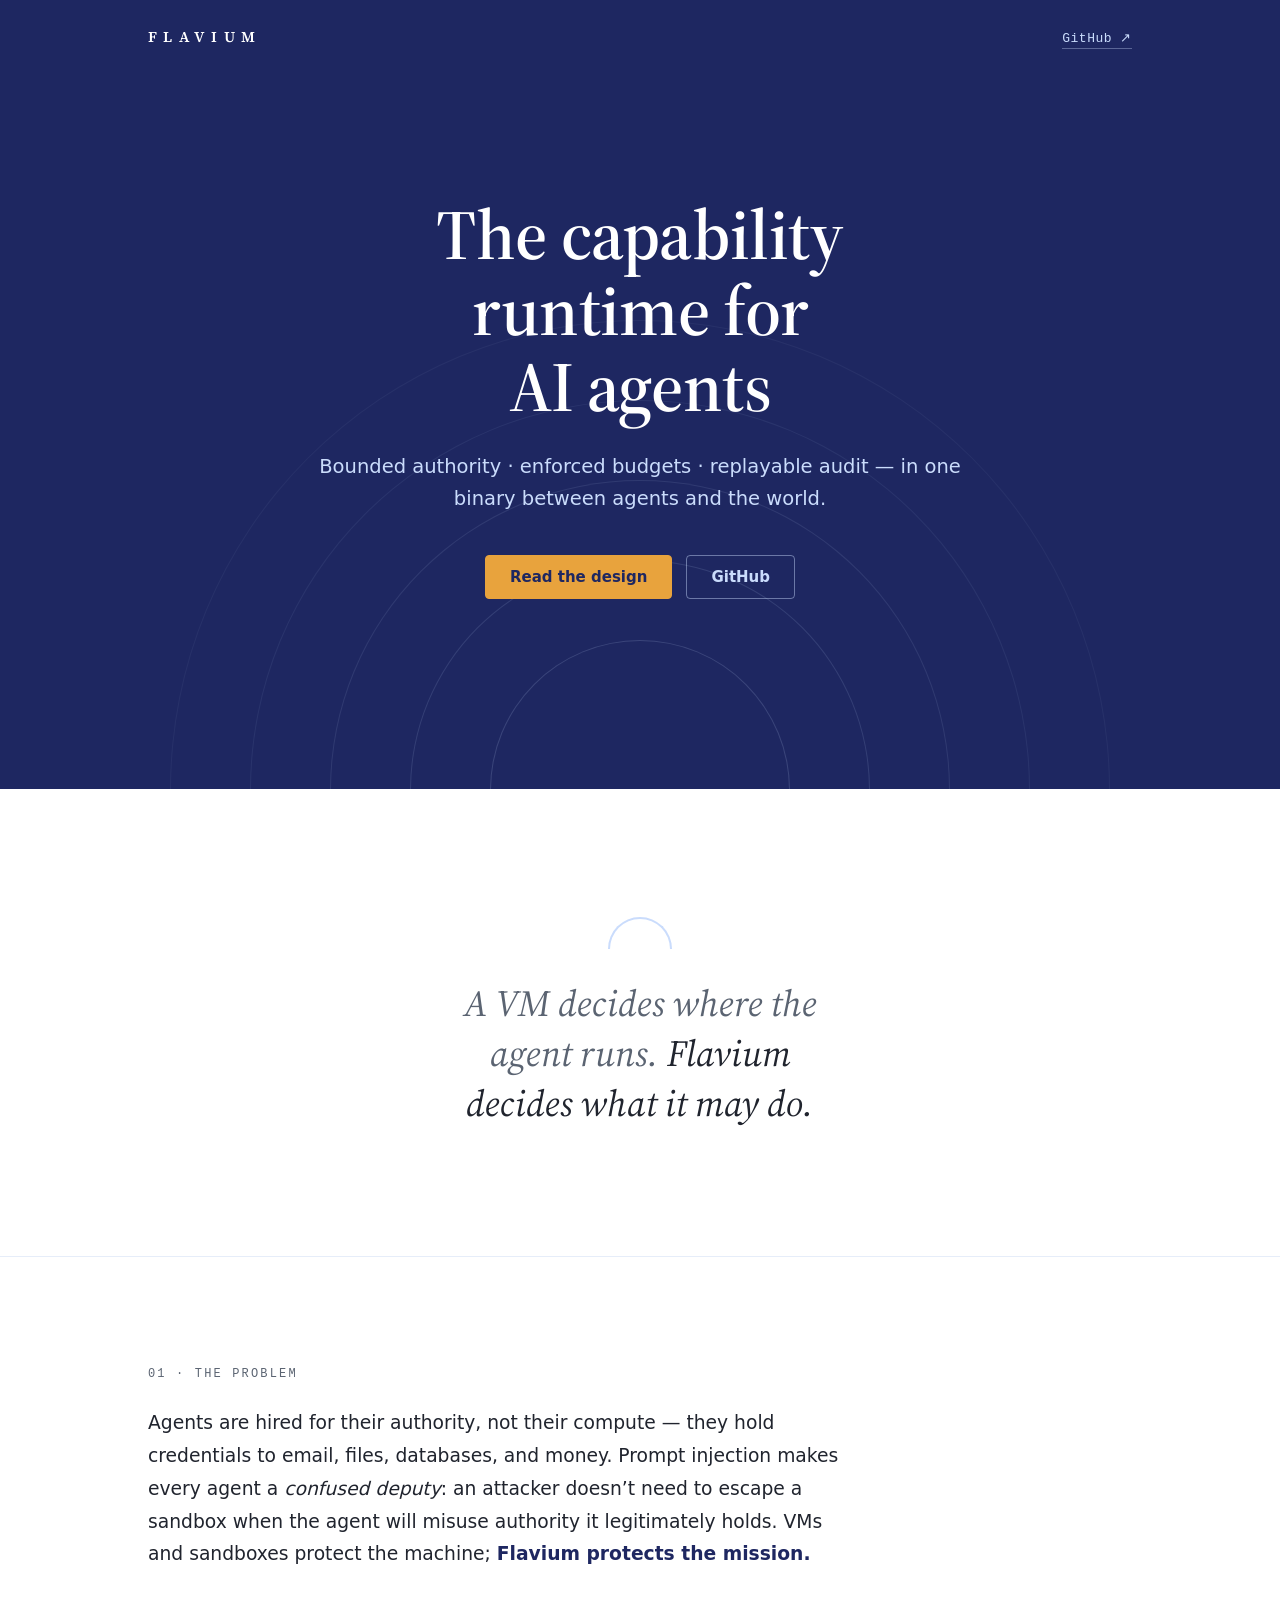
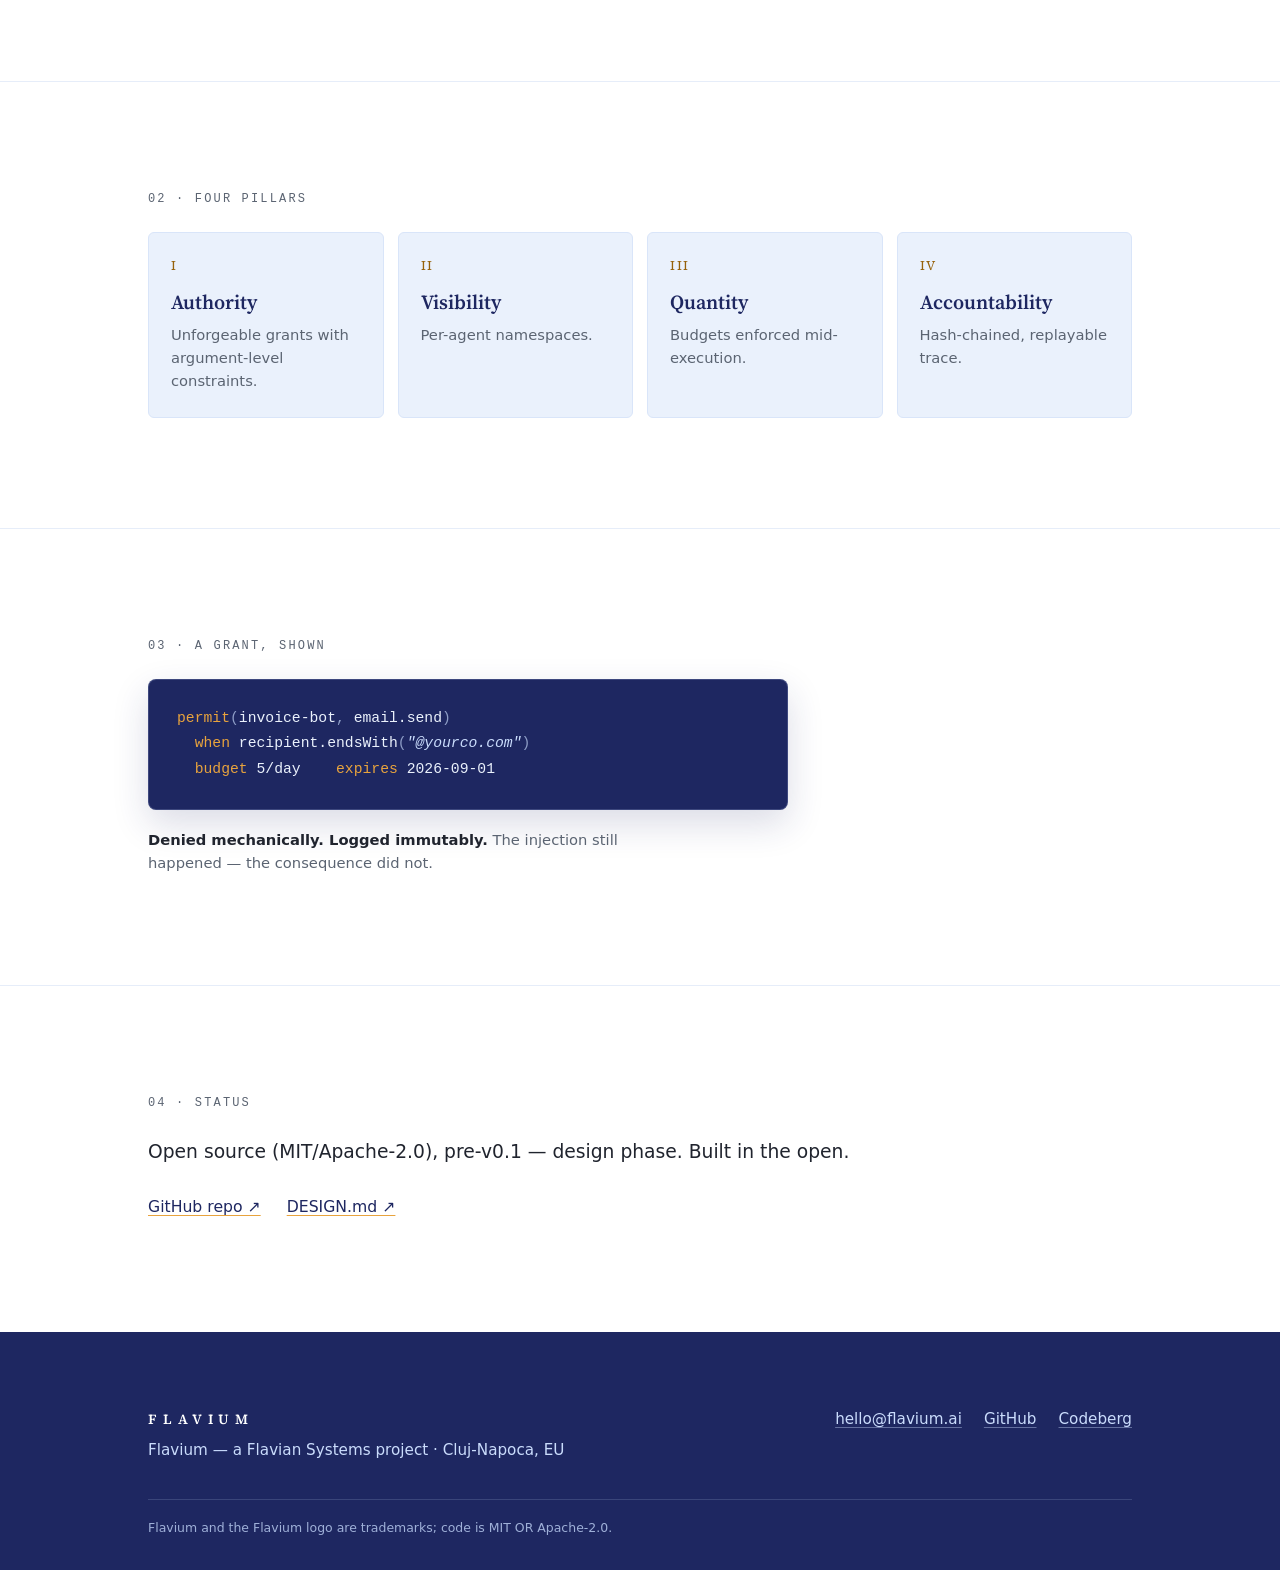
<file: index.html>
<!doctype html>
<html lang="en">
<head>
  <meta charset="utf-8">
  <meta name="viewport" content="width=device-width, initial-scale=1">

  <title>Flavium — the capability runtime for AI agents</title>
  <meta name="description" content="Flavium is a capability runtime for AI agents: bounded authority, enforced budgets, and a replayable audit trail, in one binary between agents and the world.">
  <link rel="canonical" href="https://flavium.ai/">
  <meta name="theme-color" content="#1e2761">

  <meta property="og:type" content="website">
  <meta property="og:site_name" content="Flavium">
  <meta property="og:url" content="https://flavium.ai/">
  <meta property="og:title" content="Flavium — the capability runtime for AI agents">
  <meta property="og:description" content="Bounded authority, enforced budgets, and a replayable audit trail — in one binary between agents and the world.">
  <meta property="og:image" content="https://flavium.ai/og.png">
  <meta property="og:image:width" content="1200">
  <meta property="og:image:height" content="630">
  <meta property="og:image:alt" content="Flavium wordmark and the tagline “The capability runtime for AI agents” over concentric arena arches.">
  <meta name="twitter:card" content="summary_large_image">
  <meta name="twitter:title" content="Flavium — the capability runtime for AI agents">
  <meta name="twitter:description" content="Bounded authority, enforced budgets, and a replayable audit trail — in one binary between agents and the world.">
  <meta name="twitter:image" content="https://flavium.ai/og.png">

  <link rel="icon" href="favicon.svg" type="image/svg+xml">
  <link rel="icon" href="favicon.ico" sizes="32x32">
  <link rel="apple-touch-icon" href="apple-touch-icon.png">

  <link rel="preload" href="fonts/source-serif-4-roman.woff2" as="font" type="font/woff2" crossorigin>
  <link rel="preload" href="fonts/source-serif-4-italic.woff2" as="font" type="font/woff2" crossorigin>
  <link rel="stylesheet" href="styles.css">
</head>
<body>

  <header class="hero">
    <div class="wrap hero-top">
      <span class="wordmark">FLAVIUM</span>
      <a href="https://github.com/flavian-systems/flavium">GitHub ↗</a>
    </div>

    <div class="wrap hero-main">
      <h1>The capability runtime for AI agents</h1>
      <p class="hero-sub">Bounded authority · enforced budgets · replayable audit — in one binary between agents and the world.</p>
      <div class="hero-cta">
        <a class="btn btn-primary" href="https://github.com/flavian-systems/flavium/blob/main/DESIGN.md">Read the design</a>
        <a class="btn btn-ghost" href="https://github.com/flavian-systems/flavium">GitHub</a>
      </div>
    </div>

    <div class="arches" aria-hidden="true">
      <span></span><span></span><span></span><span></span><span></span>
    </div>
  </header>

  <main>
    <section class="hook">
      <div class="hook-arch" aria-hidden="true"></div>
      <p><span class="dim">A VM decides where the agent runs.</span> Flavium decides what it may do.</p>
    </section>

    <section class="band">
      <div class="wrap">
        <h2 class="kicker">01 · The problem</h2>
        <p class="prose">Agents are hired for their authority, not their compute — they hold credentials to email, files, databases, and money. Prompt injection makes every agent a <em>confused deputy</em>: an attacker doesn’t need to escape a sandbox when the agent will misuse authority it legitimately holds. VMs and sandboxes protect the machine; <strong>Flavium protects the mission.</strong></p>
      </div>
    </section>

    <section class="band">
      <div class="wrap">
        <h2 class="kicker">02 · Four pillars</h2>
        <div class="pillars">
          <div class="pillar">
            <div class="pillar-numeral" aria-hidden="true">I</div>
            <h3>Authority</h3>
            <p>Unforgeable grants with argument-level constraints.</p>
          </div>
          <div class="pillar">
            <div class="pillar-numeral" aria-hidden="true">II</div>
            <h3>Visibility</h3>
            <p>Per-agent namespaces.</p>
          </div>
          <div class="pillar">
            <div class="pillar-numeral" aria-hidden="true">III</div>
            <h3>Quantity</h3>
            <p>Budgets enforced mid-execution.</p>
          </div>
          <div class="pillar">
            <div class="pillar-numeral" aria-hidden="true">IV</div>
            <h3>Accountability</h3>
            <p>Hash-chained, replayable trace.</p>
          </div>
        </div>
      </div>
    </section>

    <section class="band">
      <div class="wrap">
        <h2 class="kicker">03 · A grant, shown</h2>
        <figure class="grant">
          <div class="grant-card" role="region" aria-label="Example grant" tabindex="0">
            <pre><code><span class="k">permit</span><span class="p">(</span>invoice-bot<span class="p">,</span> email.send<span class="p">)</span>
  <span class="k">when</span> recipient.endsWith<span class="p">(</span><span class="s">"@yourco.com"</span><span class="p">)</span>
  <span class="k">budget</span> 5/day    <span class="k">expires</span> 2026-09-01</code></pre>
          </div>
          <figcaption class="grant-caption"><strong>Denied mechanically. Logged immutably.</strong> The injection still happened — the consequence did not.</figcaption>
        </figure>
      </div>
    </section>

    <section class="band">
      <div class="wrap">
        <h2 class="kicker">04 · Status</h2>
        <p class="prose">Open source (MIT/Apache-2.0), pre-v0.1 — design phase. Built in the open.</p>
        <div class="status-links">
          <a href="https://github.com/flavian-systems/flavium">GitHub repo ↗</a>
          <a href="https://github.com/flavian-systems/flavium/blob/main/DESIGN.md">DESIGN.md ↗</a>
        </div>
      </div>
    </section>
  </main>

  <footer class="footer">
    <div class="wrap">
      <div class="footer-cols">
        <div>
          <span class="wordmark">FLAVIUM</span>
          <p class="footer-tag">Flavium — a Flavian Systems project · Cluj-Napoca, EU</p>
        </div>
        <nav class="footer-links" aria-label="Footer">
          <a href="mailto:hello@flavium.ai">hello@flavium.ai</a>
          <a href="https://github.com/flavian-systems/flavium">GitHub</a>
          <a href="https://codeberg.org/flavian-systems/flavium">Codeberg</a>
        </nav>
      </div>
      <div class="footer-legal">
        <p>Flavium and the Flavium logo are trademarks; code is MIT OR Apache-2.0.</p>
      </div>
    </div>
  </footer>

</body>
</html>
</file>
<file: styles.css>
/* ==========================================================================
   flavium.ai — landing + 404
   Palette and type ramp transcribed from the design comp.
   ========================================================================== */

/* --------------------------------------------------------------------------
   Fonts. Self-hosted Source Serif 4 latin subsets, variable (opsz 8–60 so
   optical sizing tracks from the 13px numerals up to the display headline;
   roman also carries wght 400–600). The -fallback faces are metric-adjusted
   Georgia so a late swap doesn't shift layout.
   -------------------------------------------------------------------------- */
@font-face {
  font-family: "Source Serif 4";
  font-style: normal;
  font-weight: 400 600;
  font-display: swap;
  src: url("fonts/source-serif-4-roman.woff2") format("woff2");
}

@font-face {
  font-family: "Source Serif 4";
  font-style: italic;
  font-weight: 400;
  font-display: swap;
  src: url("fonts/source-serif-4-italic.woff2") format("woff2");
}

@font-face {
  font-family: "source-serif-fallback";
  font-style: normal;
  src: local("Georgia");
  size-adjust: 100.92%;
  ascent-override: 102.65%;
  descent-override: 33.19%;
  line-gap-override: 0%;
}

@font-face {
  font-family: "source-serif-fallback";
  font-style: italic;
  src: local("Georgia Italic"), local("Georgia-Italic");
  size-adjust: 93.13%;
  ascent-override: 111.25%;
  descent-override: 35.97%;
  line-gap-override: 0%;
}

/* ----------------------------------------------------------- tokens ------ */
:root {
  color-scheme: light;

  --navy: #1e2761;
  --ink: #20242e;
  --muted: #5b6472;
  --ice: #cadcfc;
  --ice-tint: #eaf1fc;
  --ice-line: #d9e5f9;
  --hairline: #e6edf9;
  --amber: #e8a33d;
  --bronze: #96610a; /* amber deepened to hold 4.5:1 on the ice-tint cards */
  --footer-dim: #9fb0d8;

  --serif: "Source Serif 4", "source-serif-fallback", Georgia, serif;
  --sans: system-ui, -apple-system, "Segoe UI", Helvetica, Arial, sans-serif;
  --mono: ui-monospace, "SF Mono", Menlo, Consolas, monospace;

  --gutter: clamp(20px, 5vw, 48px);
}

/* ------------------------------------------------------------- base ------ */
*,
*::before,
*::after {
  box-sizing: border-box;
}

body {
  margin: 0;
  background: #fff;
  color: var(--ink);
  font-family: var(--sans);
  -webkit-font-smoothing: antialiased;
  text-rendering: optimizeLegibility;
}

h1,
h2,
h3,
p,
figure {
  margin: 0;
}

a {
  color: var(--navy);
  text-decoration: underline;
  text-decoration-color: var(--amber);
  text-decoration-thickness: 1px;
  text-underline-offset: 3px;
}

a:hover {
  color: var(--ink);
  text-decoration-thickness: 2px;
}

:focus-visible {
  outline: 2px solid var(--amber);
  outline-offset: 3px;
  border-radius: 2px;
}

::selection {
  background: var(--ice);
  color: var(--navy);
}

.wrap {
  max-width: 1080px;
  margin-inline: auto;
  padding-inline: var(--gutter);
}

.wordmark {
  font-family: var(--serif);
  font-weight: 600;
  font-size: 15px;
  letter-spacing: 0.42em;
  margin-right: -0.42em; /* re-center: tracking adds a trailing gap */
  color: #fff;
}

/* ------------------------------------------------------------- hero ------ */
.hero {
  position: relative;
  overflow: hidden;
  background: var(--navy);
  color: #fff;
}

.hero-top {
  display: flex;
  align-items: baseline;
  justify-content: space-between;
  gap: 16px;
  padding-top: 26px;
  position: relative;
  z-index: 1;
}

.hero-top a {
  font-family: var(--mono);
  font-size: 13px;
  letter-spacing: 0.04em;
  color: var(--ice);
  text-decoration: none;
  border-bottom: 1px solid rgb(202 220 252 / 35%);
  padding-bottom: 2px;
}

.hero-top a:hover {
  color: var(--ice);
  border-bottom-color: var(--ice);
}

.hero-main {
  padding-block: clamp(80px, 13vw, 148px) clamp(120px, 16vw, 190px);
  text-align: center;
  position: relative;
  z-index: 1;
}

.hero h1 {
  font-family: var(--serif);
  font-weight: 600;
  font-size: clamp(2.4rem, 6.5vw, 4.4rem);
  line-height: 1.08;
  letter-spacing: -0.01em;
  max-width: 17ch;
  margin-inline: auto;
  text-wrap: balance;
}

.hero-sub {
  color: var(--ice);
  font-size: clamp(1.02rem, 2vw, 1.22rem);
  line-height: 1.65;
  max-width: 56ch;
  margin: 26px auto 0;
  text-wrap: pretty;
}

.hero-cta {
  display: flex;
  flex-wrap: wrap;
  justify-content: center;
  gap: 14px;
  margin-top: 40px;
}

.btn {
  display: inline-flex;
  align-items: center;
  padding: 12px 24px;
  border-radius: 4px;
  font-weight: 600;
  font-size: 15px;
  text-decoration: none;
  transition: background-color 120ms ease, border-color 120ms ease;
}

.btn-primary {
  background: var(--amber);
  border: 1px solid var(--amber);
  color: var(--navy);
}

.btn-primary:hover {
  background: #dde9fd;
  border-color: #dde9fd;
  color: var(--navy);
}

.btn-ghost {
  background: transparent;
  border: 1px solid rgb(202 220 252 / 45%);
  color: var(--ice);
}

.btn-ghost:hover {
  background: rgb(202 220 252 / 7%);
  border-color: var(--ice);
  color: var(--ice);
}

/* Concentric arena arches rising behind the hero / 404 (decorative). */
.arches {
  position: absolute;
  inset: 0;
  pointer-events: none;
}

.arches span {
  position: absolute;
  bottom: -1px;
  left: 50%;
  transform: translateX(-50%);
  width: var(--w);
  height: calc(var(--w) / 2);
  border: 1px solid rgb(202 220 252 / var(--o));
  border-bottom: none;
  border-radius: var(--w) var(--w) 0 0;
}

.arches span:nth-child(1) { --w: 300px; --o: 16%; }
.arches span:nth-child(2) { --w: 460px; --o: 13%; }
.arches span:nth-child(3) { --w: 620px; --o: 10%; }
.arches span:nth-child(4) { --w: 780px; --o: 7%; }
.arches span:nth-child(5) { --w: 940px; --o: 5%; }

/* ------------------------------------------------------------- hook ------ */
.hook {
  padding: clamp(72px, 11vw, 128px) var(--gutter);
  text-align: center;
}

.hook-arch {
  width: 64px;
  height: 32px;
  margin: 0 auto 30px;
  border: 2px solid var(--ice);
  border-bottom: none;
  border-radius: 64px 64px 0 0;
}

.hook p {
  font-family: var(--serif);
  font-style: italic;
  font-size: clamp(1.45rem, 3.4vw, 2.3rem);
  line-height: 1.35;
  max-width: 26ch;
  margin-inline: auto;
  text-wrap: balance;
}

.hook .dim {
  color: var(--muted);
}

/* ------------------------------------------------- numbered sections ----- */
.band {
  border-top: 1px solid var(--hairline);
  padding-block: clamp(64px, 9vw, 110px);
}

.kicker {
  font-family: var(--mono);
  font-weight: 400;
  font-size: 12px;
  letter-spacing: 0.18em;
  text-transform: uppercase;
  color: var(--muted);
  margin-bottom: 26px;
}

.prose {
  max-width: 60ch;
  font-size: clamp(1.05rem, 1.6vw, 1.17rem);
  line-height: 1.75;
  text-wrap: pretty;
}

.prose strong {
  font-weight: 600;
  color: var(--navy);
}

/* ---------------------------------------------------------- pillars ------ */
.pillars {
  display: grid;
  grid-template-columns: repeat(4, 1fr);
  gap: 14px;
}

.pillar {
  background: var(--ice-tint);
  border: 1px solid var(--ice-line);
  border-radius: 6px;
  padding: 24px 22px;
}

.pillar-numeral {
  font-family: var(--serif);
  font-size: 13px;
  letter-spacing: 0.12em;
  color: var(--bronze);
  margin-bottom: 14px;
}

.pillar h3 {
  font-family: var(--serif);
  font-weight: 600;
  font-size: 1.25rem;
  color: var(--navy);
  margin-bottom: 8px;
}

.pillar p {
  font-size: 0.92rem;
  line-height: 1.55;
  color: var(--muted);
}

@media (max-width: 960px) {
  .pillars {
    grid-template-columns: 1fr 1fr;
  }
}

@media (max-width: 520px) {
  .pillars {
    grid-template-columns: 1fr;
  }
}

/* ------------------------------------------------------------ grant ------ */
.grant {
  max-width: 640px;
}

.grant-card {
  background: var(--navy);
  border: 1px solid rgb(202 220 252 / 18%);
  border-radius: 8px;
  padding: 26px 28px;
  box-shadow: 0 14px 36px rgb(30 39 97 / 16%);
  overflow-x: auto;
}

.grant-card pre {
  margin: 0;
  font-family: var(--mono);
  font-size: clamp(0.8rem, 2.6vw, 0.92rem);
  line-height: 1.75;
  color: var(--ice-tint);
}

.grant-card .k { color: var(--amber); }
.grant-card .p { color: rgb(202 220 252 / 65%); } /* comp: 55% — raised to clear 4.5:1 on navy */
.grant-card .s { color: var(--ice); font-style: italic; }

.grant-caption {
  margin-top: 18px;
  max-width: 54ch;
  font-size: 0.92rem;
  line-height: 1.6;
  color: var(--muted);
}

.grant-caption strong {
  font-weight: 600;
  color: var(--ink);
}

/* ----------------------------------------------------------- status ------ */
.status-links {
  display: flex;
  flex-wrap: wrap;
  gap: 26px;
  margin-top: 22px;
  font-size: 0.98rem;
}

.status-links a {
  padding-block: 6px; /* touch target; vertical padding on inline links is layout-neutral */
}

/* ----------------------------------------------------------- footer ------ */
.footer {
  background: var(--navy);
  color: var(--ice);
  padding: clamp(48px, 7vw, 72px) 0 36px;
}

.footer-cols {
  display: flex;
  flex-wrap: wrap;
  gap: 24px;
  justify-content: space-between;
  align-items: baseline;
}

.footer .wordmark {
  font-size: 14px;
  display: block;
  margin-bottom: 12px;
}

.footer-tag {
  font-size: 0.95rem;
}

.footer-links {
  display: flex;
  flex-wrap: wrap;
  gap: 22px;
  font-size: 0.95rem;
}

.footer-links a {
  color: var(--ice);
  text-decoration-color: rgb(202 220 252 / 40%);
  padding-block: 6px;
}

.footer-links a:hover {
  color: #fff;
  text-decoration-color: var(--ice);
}

.footer-legal {
  border-top: 1px solid rgb(202 220 252 / 16%);
  margin-top: 40px;
  padding-top: 20px;
}

.footer-legal p {
  font-size: 0.78rem;
  color: var(--footer-dim);
}

/* -------------------------------------------------------------- 404 ------ */
.err {
  min-height: 100vh;
  min-height: 100svh;
  display: grid;
  place-items: center;
  position: relative;
  overflow: hidden;
  background: var(--navy);
  color: #fff;
  text-align: center;
  padding: var(--gutter);
}

.err-inner {
  position: relative;
  z-index: 1;
}

.err-kicker {
  font-family: var(--mono);
  font-size: 13px;
  letter-spacing: 0.18em;
  text-transform: uppercase;
  color: var(--amber);
}

.err h1 {
  font-family: var(--serif);
  font-weight: 600;
  font-size: clamp(2.2rem, 7vw, 3.6rem);
  line-height: 1.1;
  letter-spacing: -0.01em;
  margin-top: 18px;
  text-wrap: balance;
}

.err-lede {
  color: var(--ice);
  font-size: clamp(1rem, 2vw, 1.15rem);
  line-height: 1.65;
  max-width: 44ch;
  margin: 20px auto 0;
  text-wrap: pretty;
}

.err .btn {
  margin-top: 36px;
}

/* ----------------------------------------------------------- motion ------ */
@media (prefers-reduced-motion: reduce) {
  * {
    transition: none !important;
  }
}
</file>
